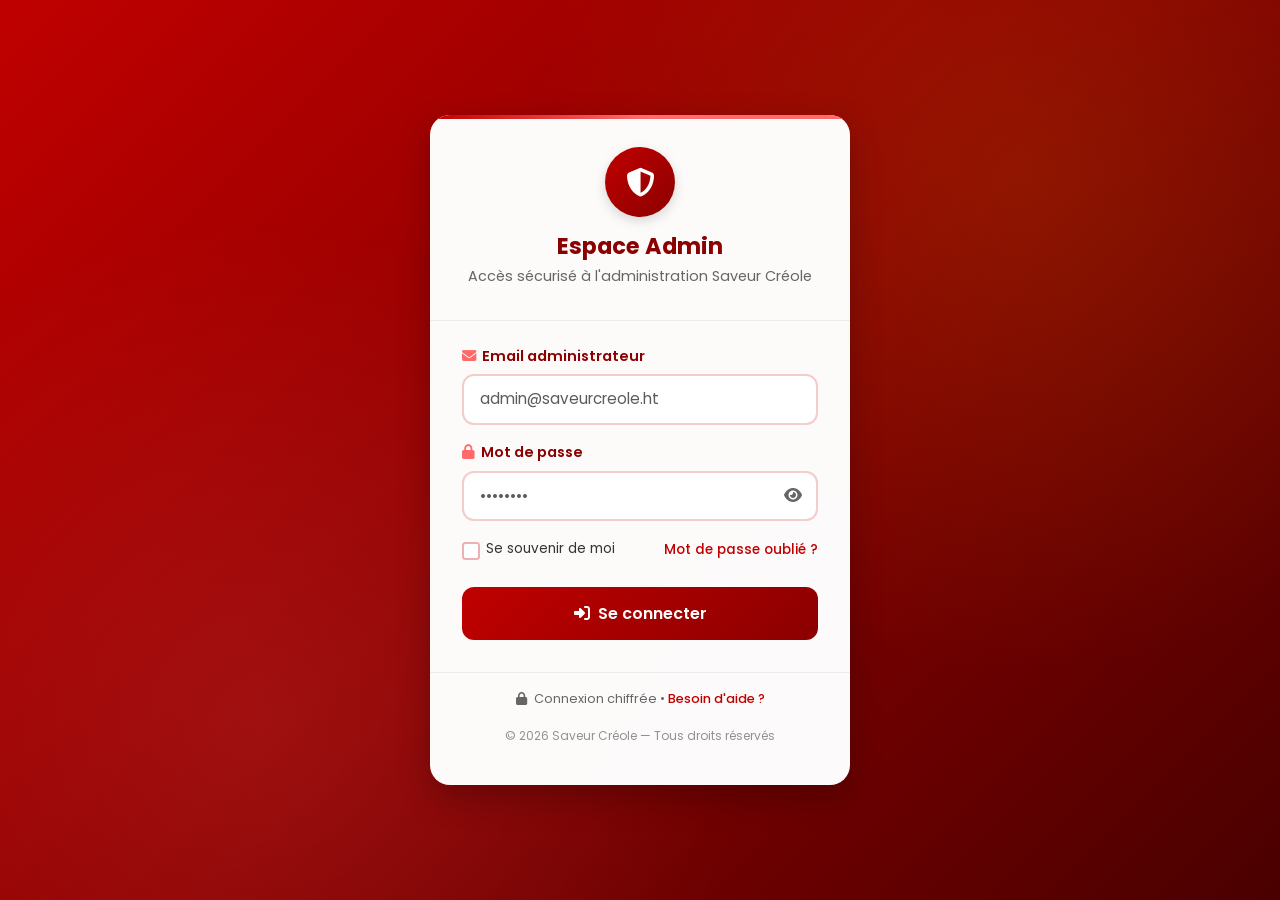
<file: loginAdmin.html>
<!DOCTYPE html>
<html lang="fr">
<head>
    <meta charset="UTF-8">
    <meta name="viewport" content="width=device-width, initial-scale=1.0">
    <meta name="description" content="Accès sécurisé à l'administration Saveur Créole">
    <title>Admin | Saveur Créole</title>

    <!-- Bootstrap 5 CSS -->
    <link href="https://cdn.jsdelivr.net/npm/bootstrap@5.3.2/dist/css/bootstrap.min.css" rel="stylesheet">
    <!-- Font Awesome -->
    <link rel="stylesheet" href="https://cdnjs.cloudflare.com/ajax/libs/font-awesome/6.4.0/css/all.min.css">
    <!-- Google Fonts -->
    <link href="https://fonts.googleapis.com/css2?family=Poppins:wght@300;400;500;600;700&display=swap" rel="stylesheet">

    <style>
        /* VARIABLES & BASE*/
        :root {
            --primary-color: #C00000;
            --primary-dark: #8B0000;
            --primary-light: #FF6B6B;
            --accent-color: #FF6B6B;
            --background-light: #FFF9F9;
            --text-dark: #333333;
            --text-light: #FFFFFF;
            --text-gray: #666666;
            --shadow-sm: 0 2px 8px rgba(0,0,0,.10);
            --shadow-md: 0 4px 12px rgba(0,0,0,.15);
            --shadow-lg: 0 8px 24px rgba(0,0,0,.20);
            --shadow-xl: 0 12px 32px rgba(0,0,0,.25);
            --transition: all 0.3s cubic-bezier(0.4, 0, 0.2, 1);
        }

        * { box-sizing: border-box; margin: 0; padding: 0; }

        body {
            font-family: 'Poppins', system-ui, -apple-system, sans-serif;
            background: linear-gradient(135deg, var(--primary-color) 0%, var(--primary-dark) 50%, #4a0000 100%);
            min-height: 100vh;
            display: flex;
            align-items: center;
            justify-content: center;
            padding: 1rem;
            color: var(--text-dark);
            line-height: 1.6;
        }

        /* Décoration d'arrière-plan */
        body::before {
            content: '';
            position: fixed;
            inset: 0;
            background: 
                radial-gradient(circle at 20% 80%, rgba(255,107,107,0.15) 0%, transparent 40%),
                radial-gradient(circle at 80% 20%, rgba(255,215,0,0.1) 0%, transparent 40%);
            pointer-events: none;
            z-index: 0;
        }

        /* CARTE DE LOGIN*/
        .login-card {
            background: rgba(255, 255, 255, 0.98);
            border-radius: 20px;
            box-shadow: var(--shadow-xl);
            border: none;
            width: 100%;
            max-width: 420px;
            position: relative;
            z-index: 1;
            overflow: hidden;
            animation: cardSlideIn 0.5s ease-out;
        }

        @keyframes cardSlideIn {
            from { opacity: 0; transform: translateY(30px) scale(0.98); }
            to { opacity: 1; transform: translateY(0) scale(1); }
        }

        .login-card::before {
            content: '';
            position: absolute;
            top: 0;
            left: 0;
            right: 0;
            height: 4px;
            background: linear-gradient(90deg, var(--primary-color), var(--accent-color), var(--primary-light));
        }

        .login-header {
            text-align: center;
            padding: 2rem 2rem 1rem;
            border-bottom: 1px solid rgba(0,0,0,0.06);
        }

        .login-logo {
            width: 70px;
            height: 70px;
            border-radius: 50%;
            background: linear-gradient(135deg, var(--primary-color), var(--primary-dark));
            display: flex;
            align-items: center;
            justify-content: center;
            margin: 0 auto 1rem;
            color: white;
            font-size: 1.8rem;
            box-shadow: var(--shadow-md);
        }

        .login-title {
            font-weight: 700;
            color: var(--primary-dark);
            font-size: 1.4rem;
            margin-bottom: 0.3rem;
        }

        .login-subtitle {
            color: var(--text-gray);
            font-size: 0.9rem;
        }

        .login-body {
            padding: 1.5rem 2rem 2rem;
        }

        /* =====================================================
           FORMULAIRE
        ===================================================== */
        .form-label {
            font-weight: 600;
            color: var(--primary-dark);
            font-size: 0.9rem;
            margin-bottom: 0.4rem;
            display: flex;
            align-items: center;
            gap: 6px;
        }

        .form-label i { color: var(--accent-color); }

        .form-control {
            border: 2px solid rgba(192,0,0,0.2);
            border-radius: 12px;
            padding: 0.75rem 1rem;
            font-size: 0.95rem;
            transition: var(--transition);
            background: #fff;
        }

        .form-control:focus {
            outline: none;
            border-color: var(--accent-color);
            box-shadow: 0 0 0 4px rgba(255,107,107,0.15);
            transform: translateY(-1px);
        }

        .form-control.is-invalid {
            border-color: #dc3545;
            box-shadow: 0 0 0 4px rgba(220,53,69,0.1);
        }

        .form-control.is-valid {
            border-color: #198754;
            box-shadow: 0 0 0 4px rgba(25,135,84,0.1);
        }

        .invalid-feedback, .valid-feedback {
            font-size: 0.8rem;
            margin-top: 0.3rem;
        }

        /* Password toggle */
        .password-wrapper { position: relative; }
        
        .password-toggle {
            position: absolute;
            right: 12px;
            top: 50%;
            transform: translateY(-50%);
            background: none;
            border: none;
            color: var(--text-gray);
            cursor: pointer;
            padding: 4px;
            transition: var(--transition);
            z-index: 2;
        }

        .password-toggle:hover { color: var(--primary-color); }

        /* Remember & Forgot */
        .form-options {
            display: flex;
            justify-content: space-between;
            align-items: center;
            margin: 1rem 0 1.5rem;
            font-size: 0.85rem;
        }

        .form-check {
            display: flex;
            align-items: center;
            gap: 6px;
            cursor: pointer;
        }

        .form-check-input {
            width: 18px;
            height: 18px;
            border: 2px solid rgba(192,0,0,0.3);
            cursor: pointer;
        }

        .form-check-input:checked {
            background-color: var(--primary-color);
            border-color: var(--primary-color);
        }

        .forgot-link {
            color: var(--primary-color);
            text-decoration: none;
            font-weight: 500;
            transition: var(--transition);
        }

        .forgot-link:hover {
            color: var(--primary-dark);
            text-decoration: underline;
        }

        /* Bouton de connexion */
        .btn-login {
            background: linear-gradient(135deg, var(--primary-color), var(--primary-dark));
            color: white;
            border: none;
            border-radius: 12px;
            padding: 0.85rem;
            font-weight: 600;
            font-size: 1rem;
            width: 100%;
            transition: var(--transition);
            display: flex;
            align-items: center;
            justify-content: center;
            gap: 8px;
            position: relative;
            overflow: hidden;
        }

        .btn-login:hover:not(:disabled) {
            background: linear-gradient(135deg, var(--primary-dark), #660000);
            transform: translateY(-2px);
            box-shadow: var(--shadow-lg);
        }

        .btn-login:active:not(:disabled) { transform: translateY(0); }

        .btn-login:disabled {
            opacity: 0.7;
            cursor: not-allowed;
            transform: none;
        }

        .btn-login .spinner {
            display: none;
            width: 18px;
            height: 18px;
            border: 2px solid rgba(255,255,255,0.3);
            border-top-color: white;
            border-radius: 50%;
            animation: spin 0.8s linear infinite;
        }

        .btn-login.loading .btn-text { display: none; }
        .btn-login.loading .spinner { display: inline-block; }

        @keyframes spin { to { transform: rotate(360deg); } }

        /* Messages */
        .alert-custom {
            border-radius: 12px;
            border: none;
            font-size: 0.9rem;
            animation: slideDown 0.3s ease;
        }

        @keyframes slideDown {
            from { opacity: 0; transform: translateY(-10px); }
            to { opacity: 1; transform: translateY(0); }
        }

        .alert-success {
            background: rgba(25,135,84,0.1);
            color: #198754;
            border-left: 4px solid #198754;
        }

        .alert-error {
            background: rgba(220,53,69,0.1);
            color: #dc3545;
            border-left: 4px solid #dc3545;
        }

        /* Footer de la carte */
        .login-footer {
            text-align: center;
            padding: 1rem 2rem 1.5rem;
            border-top: 1px solid rgba(0,0,0,0.06);
            font-size: 0.8rem;
            color: var(--text-gray);
        }

        .login-footer a {
            color: var(--primary-color);
            text-decoration: none;
            font-weight: 500;
        }

        .login-footer a:hover { text-decoration: underline; }

        /* RESPONSIVE */
        @media (max-width: 480px) {
            .login-card { border-radius: 16px; }
            .login-header, .login-body, .login-footer { padding-left: 1.5rem; padding-right: 1.5rem; }
            .login-title { font-size: 1.25rem; }
        }

        /*  ACCESSIBILITÉ & PRÉFÉRENCES */
        @media (prefers-reduced-motion: reduce) {
            *, *::before, *::after {
                animation-duration: 0.01ms !important;
                transition-duration: 0.01ms !important;
            }
        }

        .form-control:focus-visible,
        .btn-login:focus-visible,
        .password-toggle:focus-visible {
            outline: 3px solid var(--accent-color);
            outline-offset: 2px;
        }

        /* Animation de shake pour erreur */
        @keyframes shake {
            0%, 100% { transform: translateX(0); }
            25% { transform: translateX(-8px); }
            75% { transform: translateX(8px); }
        }

        .shake { animation: shake 0.3s ease; }
    </style>
</head>
<body>

    <div class="login-card">
        <!-- Header -->
        <div class="login-header">
            <div class="login-logo">
                <i class="fas fa-shield-alt"></i>
            </div>
            <h1 class="login-title">Espace Admin</h1>
            <p class="login-subtitle">Accès sécurisé à l'administration Saveur Créole</p>
        </div>

        <!--Formulaire -->
        <div class="login-body">
            <form id="loginForm" novalidate>
                
                <!-- Champ Email -->
                <div class="mb-3">
                    <label for="userEmail" class="form-label">
                        <i class="fas fa-envelope"></i> Email administrateur
                    </label>
                    <input 
                        type="email" 
                        class="form-control" 
                        id="userEmail" 
                        name="email"
                        required 
                        placeholder="admin@saveurcreole.ht"
                        autocomplete="email"
                        pattern="[a-z0-9._%+-]+@[a-z0-9.-]+\.[a-z]{2,}$"
                    >
                    <div class="invalid-feedback">Veuillez entrer une adresse email valide.</div>
                </div>

                <!-- Champ Mot de passe -->
                <div class="mb-3">
                    <label for="userPassword" class="form-label">
                        <i class="fas fa-lock"></i> Mot de passe
                    </label>
                    <div class="password-wrapper">
                        <input 
                            type="password" 
                            class="form-control" 
                            id="userPassword" 
                            name="password"
                            required 
                            placeholder="••••••••"
                            autocomplete="current-password"
                            minlength="8"
                        >
                        <button type="button" class="password-toggle" id="togglePassword" aria-label="Afficher/masquer le mot de passe">
                            <i class="fas fa-eye"></i>
                        </button>
                    </div>
                    <div class="invalid-feedback">Le mot de passe doit contenir au moins 8 caractères.</div>
                </div>

                <!-- Options -->
                <div class="form-options">
                    <label class="form-check">
                        <input type="checkbox" class="form-check-input" id="rememberMe">
                        <span>Se souvenir de moi</span>
                    </label>
                    <a href="#" class="forgot-link" id="forgotLink">Mot de passe oublié ?</a>
                </div>

                <!-- Messages dynamiques -->
                <div id="formMessage" class="alert-custom d-none" role="alert"></div>

                <!-- Bouton de soumission -->
                <button type="submit" class="btn-login" id="submitBtn">
                    <span class="btn-text"><i class="fas fa-sign-in-alt me-2"></i>Se connecter</span>
                    <span class="spinner"></span>
                </button>

            </form>
        </div>

        <!-- Footer -->
        <div class="login-footer">
            <p>
                <i class="fas fa-lock me-1"></i>
                Connexion chiffrée • 
                <a href="#" id="helpLink">Besoin d'aide ?</a>
            </p>
            <p class="mt-1" style="font-size: 0.75rem; opacity: 0.7;">
                © 2026 Saveur Créole — Tous droits réservés
            </p>
        </div>
    </div>

    <!-- Scripts -->
    <script src="https://cdn.jsdelivr.net/npm/bootstrap@5.3.2/dist/js/bootstrap.bundle.min.js"></script>
    
    <script>
     
        document.addEventListener('DOMContentLoaded', () => {
            const form = document.getElementById('loginForm');
            const emailInput = document.getElementById('userEmail');
            const passwordInput = document.getElementById('userPassword');
            const togglePassword = document.getElementById('togglePassword');
            const rememberMe = document.getElementById('rememberMe');
            const submitBtn = document.getElementById('submitBtn');
            const formMessage = document.getElementById('formMessage');
            const forgotLink = document.getElementById('forgotLink');
            const helpLink = document.getElementById('helpLink');

            let isLoading = false;
            let loginAttempts = 0;
            const MAX_ATTEMPTS = 5;
            const LOCKOUT_TIME = 5 * 60 * 1000;
            init();

            function init() {
                const savedEmail = localStorage.getItem('saveurAdminEmail');
                if (savedEmail) {
                    emailInput.value = savedEmail;
                    rememberMe.checked = true;
                }
                checkLockout();

                setupEventListeners();
            }

            function setupEventListeners() {
                
                togglePassword.addEventListener('click', togglePasswordVisibility);

                emailInput.addEventListener('blur', () => validateField(emailInput));
                passwordInput.addEventListener('blur', () => validateField(passwordInput));
                emailInput.addEventListener('input', () => clearFieldError(emailInput));
                passwordInput.addEventListener('input', () => clearFieldError(passwordInput));

                form.addEventListener('submit', handleLogin);

                forgotLink.addEventListener('click', (e) => {
                    e.preventDefault();
                    showMessage('Contactez l\'administrateur principal pour réinitialiser votre mot de passe.', 'success');
                });

                helpLink.addEventListener('click', (e) => {
                    e.preventDefault();
                    showMessage('Support: support@saveurcreole.ht | +509 4356 7890', 'success');
                });

                [emailInput, passwordInput].forEach(input => {
                    input.addEventListener('keydown', (e) => {
                        if (e.key === 'Enter' && !form.checkValidity()) {
                            e.preventDefault();
                            form.reportValidity();
                        }
                    });
                });
            }

            function togglePasswordVisibility() {
                const type = passwordInput.type === 'password' ? 'text' : 'password';
                passwordInput.type = type;
                togglePassword.innerHTML = type === 'password' 
                    ? '<i class="fas fa-eye"></i>' 
                    : '<i class="fas fa-eye-slash"></i>';
                passwordInput.focus();
            }

            function validateField(field) {
                if (field.validity.valid) {
                    field.classList.remove('is-invalid');
                    field.classList.add('is-valid');
                    return true;
                } else {
                    field.classList.remove('is-valid');
                    field.classList.add('is-invalid');
                    return false;
                }
            }

            function clearFieldError(field) {
                field.classList.remove('is-invalid', 'is-valid');
                hideMessage();
            }

            async function handleLogin(e) {
                e.preventDefault();
                
                if (isLoading) return;

               
                const isEmailValid = validateField(emailInput);
                const isPasswordValid = validateField(passwordInput);

                if (!isEmailValid || !isPasswordValid) {
                    showMessage('Veuillez corriger les erreurs dans le formulaire.', 'error');
                   
                    document.querySelector('.login-card').classList.add('shake');
                    setTimeout(() => document.querySelector('.login-card').classList.remove('shake'), 300);
                    return;
                }

                
                setLoading(true);
                hideMessage();

                try {
                    
                    await simulateLoginAPI(emailInput.value, passwordInput.value);
                    
                    if (rememberMe.checked) {
                        localStorage.setItem('saveurAdminEmail', emailInput.value);
                    } else {
                        localStorage.removeItem('saveurAdminEmail');
                    }
                    
                    localStorage.removeItem('saveurAdminLockout');
                    
                    showMessage('✅ Connexion réussie ! Redirection...', 'success');
                    
                    setTimeout(() => {
                       
                        console.log('→ Redirection vers le dashboard admin');
                    }, 1500);

                } catch (error) {
                    loginAttempts++;
                    
                    if (loginAttempts >= MAX_ATTEMPTS) {
                        setLockout();
                        showMessage(`🔒 Trop de tentatives. Veuillez réessayer dans 5 minutes.`, 'error');
                    } else {
                        showMessage(error.message || 'Email ou mot de passe incorrect.', 'error');
                    }
                    
                    passwordInput.value = '';
                    passwordInput.focus();
                    
                } finally {
                    setLoading(false);
                }
            }

            function simulateLoginAPI(email, password) {
                return new Promise((resolve, reject) => {
                        setTimeout(() => {
                        const DEMO_EMAIL = 'admin@saveurcreole.ht';
                        const DEMO_PASS = 'Saveur2026!';
                        
                        if (email === DEMO_EMAIL && password === DEMO_PASS) {
                            resolve({ success: true, token: 'demo_token_xyz' });
                        } else {
                            reject(new Error('Identifiants incorrects'));
                        }
                    }, 1200); 
                });
            }

            function setLoading(loading) {
                isLoading = loading;
                submitBtn.classList.toggle('loading', loading);
                submitBtn.disabled = loading;
                [emailInput, passwordInput, rememberMe, togglePassword].forEach(el => {
                    el.disabled = loading;
                });
            }
            function showMessage(text, type = 'error') {
                formMessage.textContent = text;
                formMessage.className = `alert-custom alert-${type === 'error' ? 'error' : 'success'}`;
                formMessage.classList.remove('d-none');
                formMessage.setAttribute('aria-live', 'polite');
                
                if (type === 'success') {
                    setTimeout(() => hideMessage(), 4000);
                }
            }

            function hideMessage() {
                formMessage.classList.add('d-none');
                formMessage.textContent = '';
            }
            function checkLockout() {
                const lockout = localStorage.getItem('saveurAdminLockout');
                if (lockout) {
                    const { timestamp } = JSON.parse(lockout);
                    const elapsed = Date.now() - timestamp;
                    
                    if (elapsed < LOCKOUT_TIME) {
                        const remaining = Math.ceil((LOCKOUT_TIME - elapsed) / 1000);
                        showMessage(`🔒 Compte temporairement verrouillé. Réessayez dans ${remaining}s.`, 'error');
                        setLoading(true);
                        setTimeout(() => {
                            setLoading(false);
                            checkLockout(); 
                        }, remaining * 1000);
                        return true;
                    } else {
  
                        localStorage.removeItem('saveurAdminLockout');
                        loginAttempts = 0;
                    }
                }
                return false;
            }

            function setLockout() {
                localStorage.setItem('saveurAdminLockout', JSON.stringify({
                    timestamp: Date.now(),
                    attempts: loginAttempts
                }));
            }
              window.SaveurAdminAuth = {
                login: handleLogin,
                validateField,
                showMessage
            };
        });
    </script>
</body>
</html>
</file>
